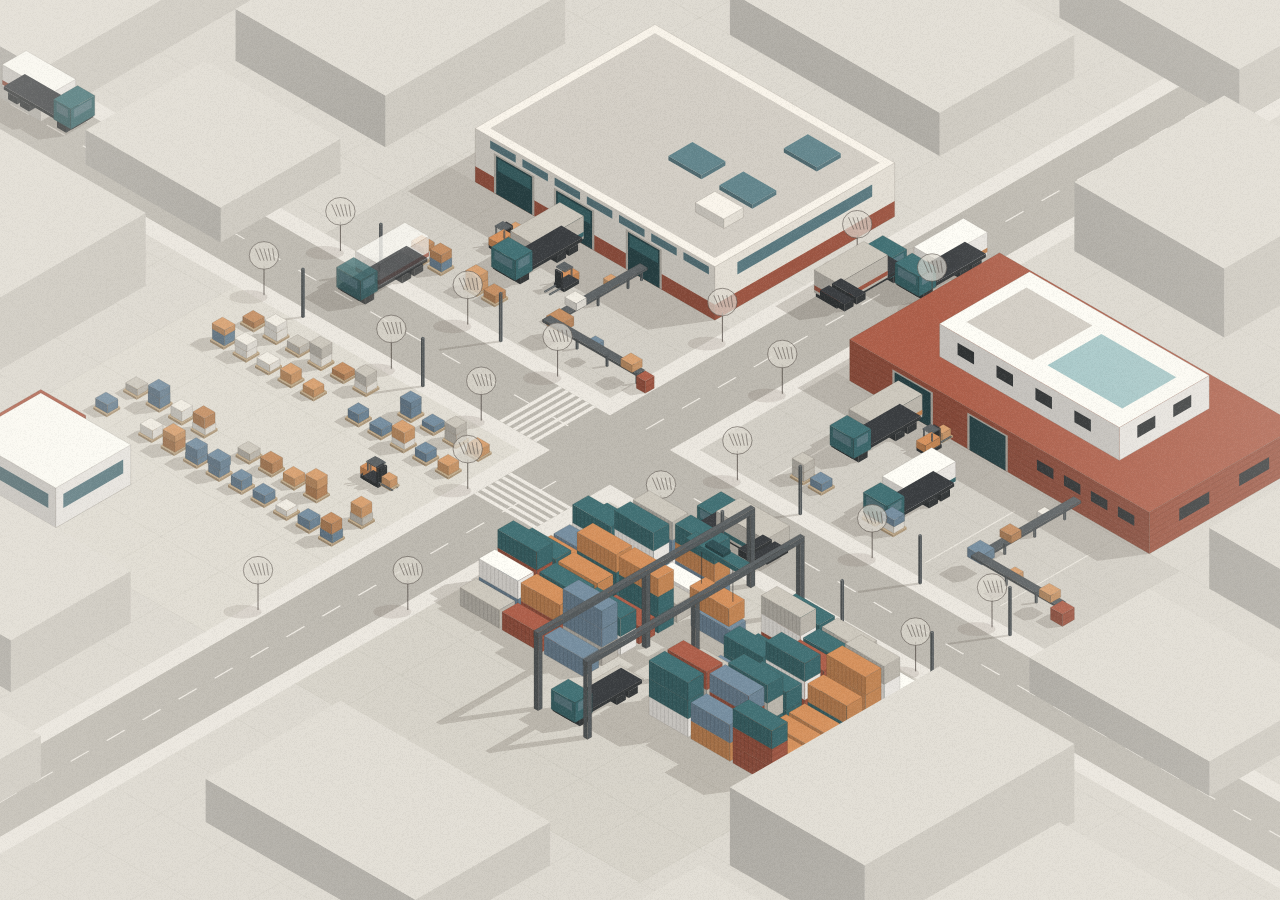
<file: index.html>
<!DOCTYPE html>
<html lang="en">
<head>
<meta charset="utf-8">
<meta name="viewport" content="width=device-width,initial-scale=1,viewport-fit=cover">
<title>Logistics Model</title>
<meta name="description" content="An animated architectural scale-model of a supply chain and logistics site.">
<meta name="theme-color" content="#e6e2da">
<link rel="icon" href="assets/favicon.svg" type="image/svg+xml">
<link rel="stylesheet" href="style.css">
</head>
<body>
<canvas id="c" aria-label="Animated architectural model of a logistics site" role="img"></canvas>
<script src="script.js"></script>
</body>
</html>
</file>
<file: style.css>
html,body{margin:0;width:100%;height:100%;min-height:100vh;min-height:100dvh;background:#e6e2da;overflow:hidden} canvas{position:fixed;inset:0;display:block;width:100vw;height:100vh;width:100vw;height:100dvh}
</file>
